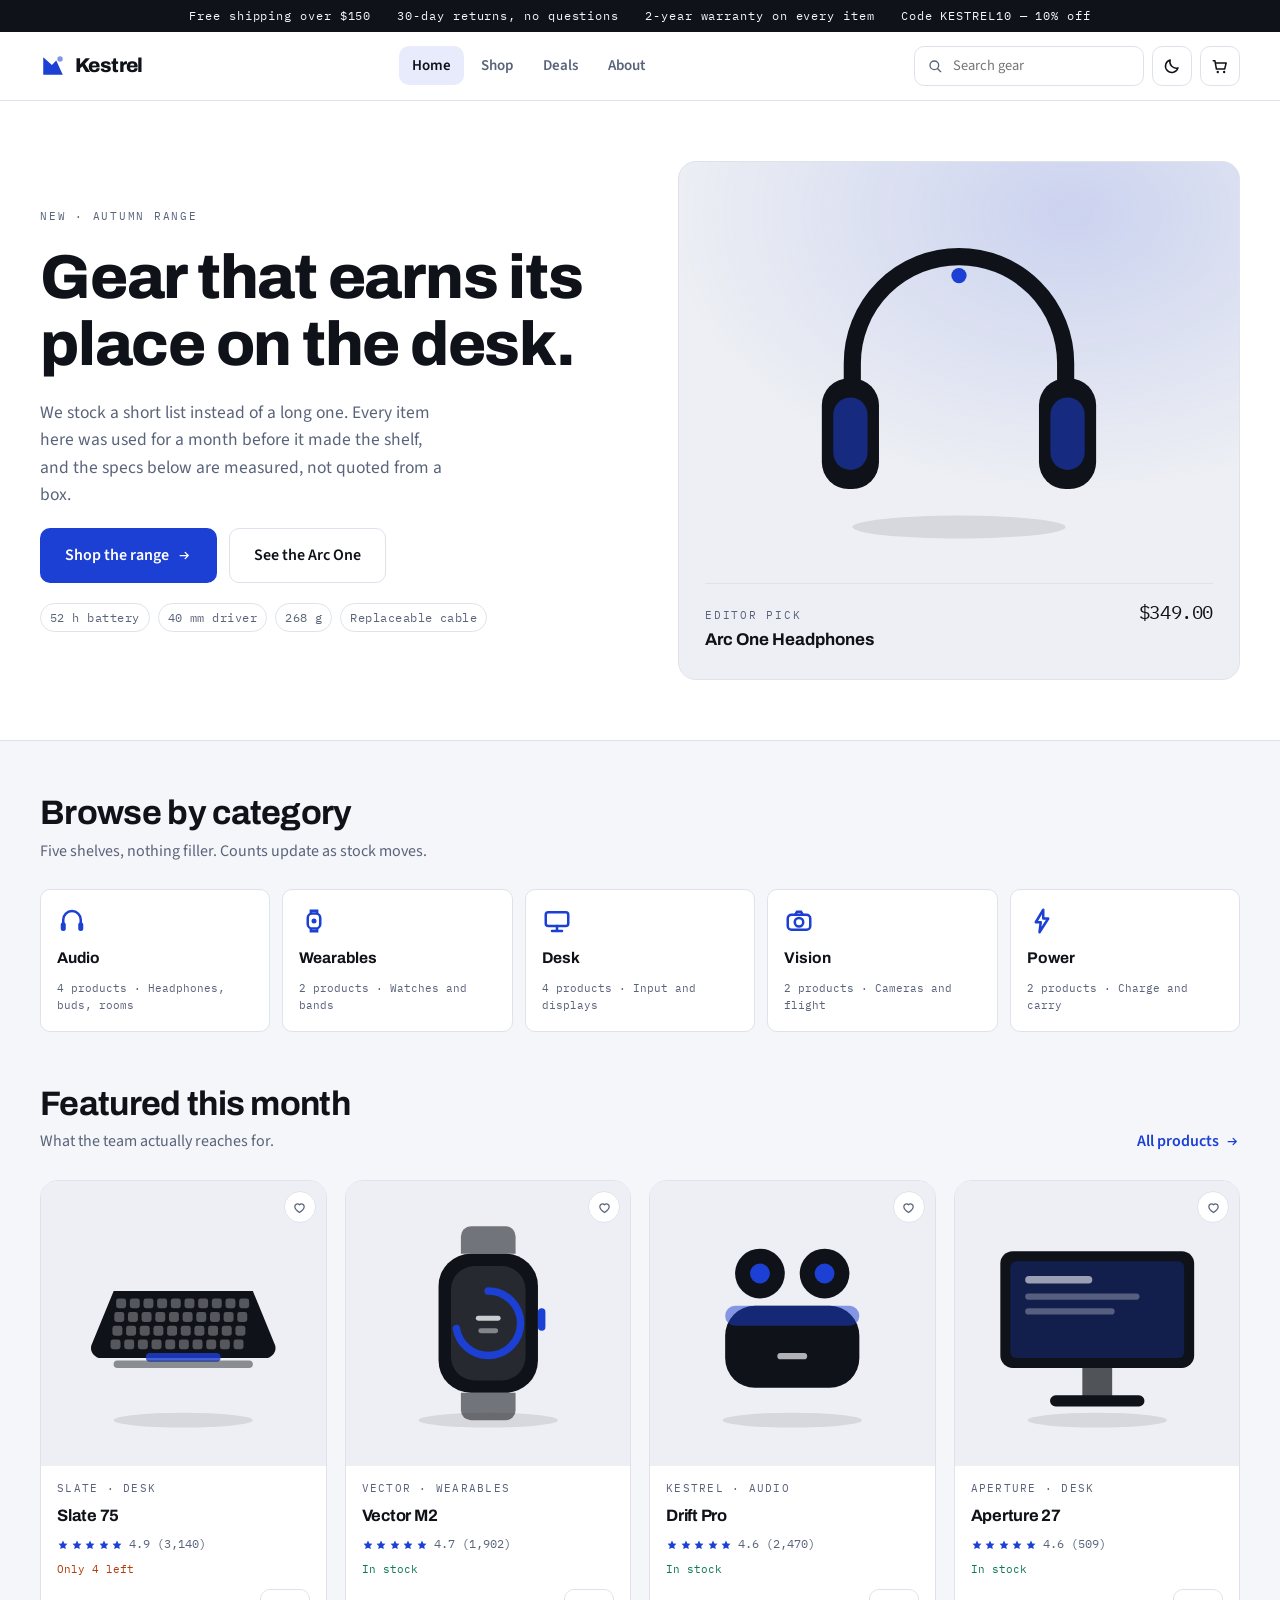
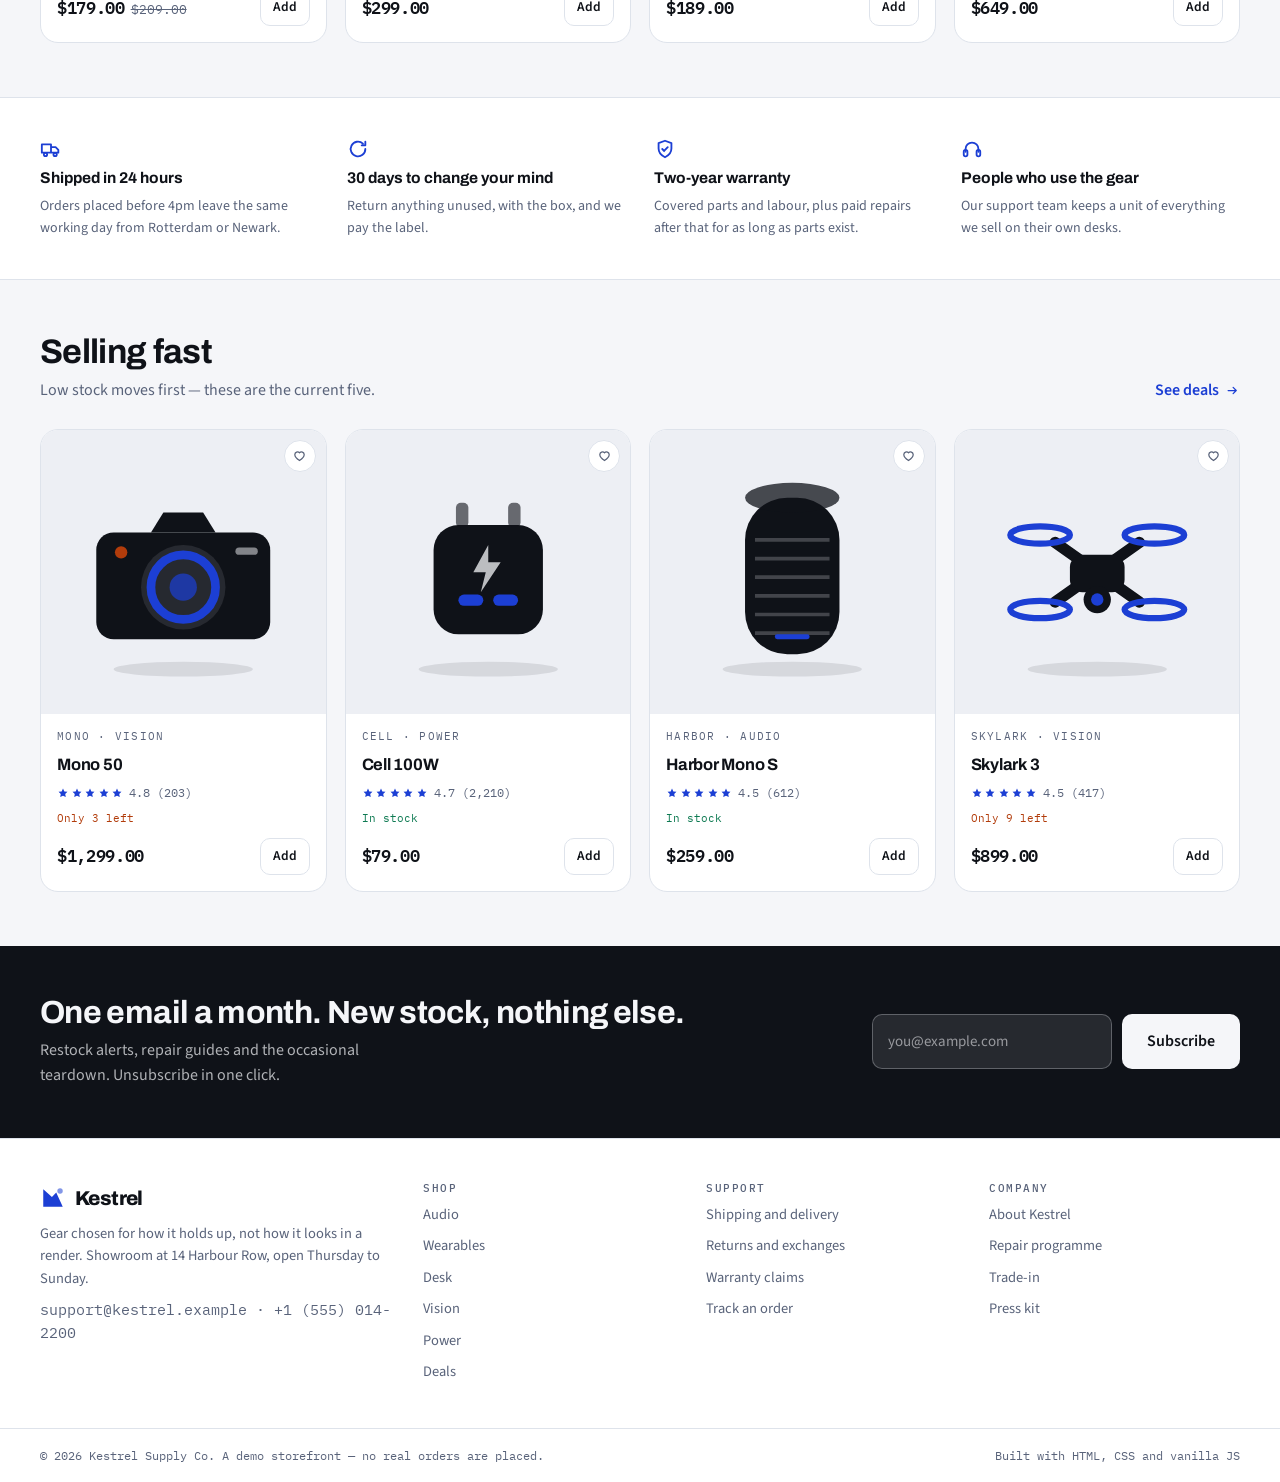
<file: index.html>
<!doctype html>
<html lang="en">
  <head>
    <meta charset="utf-8" />
    <meta name="viewport" content="width=device-width, initial-scale=1, viewport-fit=cover" />
    <title>Kestrel Supply Co.</title>
    <meta
      name="description"
      content="Kestrel — a demo storefront for audio, wearables, desk gear, cameras and power. Built with plain HTML, CSS and JavaScript."
    />
    <link rel="preconnect" href="https://fonts.googleapis.com" />
    <link rel="preconnect" href="https://fonts.gstatic.com" crossorigin />
    <link
      rel="stylesheet"
      href="https://fonts.googleapis.com/css2?family=Archivo:wght@600;700;800&family=Source+Sans+3:wght@400;600&family=IBM+Plex+Mono:wght@400;500&display=swap"
    />
    <link rel="stylesheet" href="css/styles.css" />
  </head>
  <body>
    <header class="site-header" id="header"></header>
    <main id="main"></main>
    <footer class="site-footer" id="footer"></footer>
    <div class="toasts" id="toasts" aria-live="polite"></div>
    <div id="overlay"></div>
    <script src="js/data.js"></script>
    <script src="js/app.js"></script>
  </body>
</html>
</file>
<file: css/styles.css>
/* Kestrel — layout: sticky header over a 1240px measured rail; full-bleed bands, content in a padded rail. */
:root {
  --paper: #F5F6F9;
  --surface: #FFFFFF;
  --surface-2: #EDEFF4;
  --ink: #0F1218;
  --ink-2: #59637A;
  --line: #DEE3EB;
  --accent: #1C3FD4;
  --accent-soft: #E7EBFC;
  --on-accent: #FFFFFF;
  --signal: #B23C0B;
  --ok: #0E7A52;
  --shadow: 0 1px 2px rgba(16, 20, 35, .06), 0 12px 28px -18px rgba(16, 20, 35, .35);
  --shadow-lift: 0 2px 4px rgba(16, 20, 35, .07), 0 26px 48px -26px rgba(16, 20, 35, .45);

  --display: "Archivo", "Helvetica Neue", Arial, sans-serif;
  --body: "Source Sans 3", -apple-system, "Segoe UI", Roboto, sans-serif;
  --mono: "IBM Plex Mono", ui-monospace, "SFMono-Regular", Consolas, monospace;

  --rail: 1240px;
  --r-sm: 6px;
  --r-md: 10px;
  --r-lg: 18px;
}
@media (prefers-color-scheme: dark) {
  :root:not([data-theme="light"]) {
    --paper: #0B0D12;
    --surface: #12151D;
    --surface-2: #1A1E28;
    --ink: #ECEFF4;
    --ink-2: #99A3B6;
    --line: #242A36;
    --accent: #7D9BFF;
    --accent-soft: #1A2140;
    --on-accent: #0B0D12;
    --signal: #F59368;
    --ok: #4FC38C;
    --shadow: 0 1px 2px rgba(0, 0, 0, .5), 0 14px 30px -18px rgba(0, 0, 0, .8);
    --shadow-lift: 0 2px 6px rgba(0, 0, 0, .55), 0 28px 54px -24px rgba(0, 0, 0, .9);
    color-scheme: dark;
  }
}
:root[data-theme="dark"] {
  --paper: #0B0D12;
  --surface: #12151D;
  --surface-2: #1A1E28;
  --ink: #ECEFF4;
  --ink-2: #99A3B6;
  --line: #242A36;
  --accent: #7D9BFF;
  --accent-soft: #1A2140;
  --on-accent: #0B0D12;
  --signal: #F59368;
  --ok: #4FC38C;
  --shadow: 0 1px 2px rgba(0, 0, 0, .5), 0 14px 30px -18px rgba(0, 0, 0, .8);
  --shadow-lift: 0 2px 6px rgba(0, 0, 0, .55), 0 28px 54px -24px rgba(0, 0, 0, .9);
  color-scheme: dark;
}

* { box-sizing: border-box; }
html, body { margin: 0; }
body {
  background: var(--paper);
  color: var(--ink);
  font-family: var(--body);
  font-size: 16px;
  line-height: 1.55;
  -webkit-font-smoothing: antialiased;
}
body::before {
  content: "";
  position: fixed;
  inset: 0 0 auto;
  height: env(safe-area-inset-top, 0px);
  z-index: 60;
  background: var(--surface);
}
img, svg { max-width: 100%; display: block; }
a { color: inherit; text-decoration: none; }
button { font: inherit; color: inherit; cursor: pointer; }
h1, h2, h3, h4 {
  font-family: var(--display);
  font-weight: 700;
  letter-spacing: -.02em;
  line-height: 1.08;
  text-wrap: balance;
  margin: 0;
}
p { margin: 0; }
:focus-visible { outline: 2px solid var(--accent); outline-offset: 3px; border-radius: 4px; }

.rail {
  width: 100%;
  max-width: var(--rail);
  margin-inline: auto;
  padding-left: max(20px, env(safe-area-inset-left, 0px));
  padding-right: max(20px, env(safe-area-inset-right, 0px));
}
.eyebrow {
  font-family: var(--mono);
  font-size: 11px;
  letter-spacing: .16em;
  text-transform: uppercase;
  color: var(--ink-2);
}
.price { font-family: var(--mono); font-variant-numeric: tabular-nums; letter-spacing: -.02em; }
.muted { color: var(--ink-2); }

/* ---------- buttons ---------- */
.btn {
  display: inline-flex;
  align-items: center;
  justify-content: center;
  gap: 8px;
  border: 1px solid transparent;
  border-radius: var(--r-md);
  padding: 11px 18px;
  font-weight: 600;
  font-size: 15px;
  background: var(--accent);
  color: var(--on-accent);
  transition: transform .14s ease, filter .14s ease, background .14s ease;
}
.btn:hover { filter: brightness(1.07); transform: translateY(-1px); }
.btn:active { transform: translateY(0); }
.btn--ghost { background: transparent; border-color: var(--line); color: var(--ink); }
.btn--ghost:hover { background: var(--surface-2); filter: none; }
.btn--quiet { background: var(--surface-2); color: var(--ink); }
.btn--block { width: 100%; }
.btn--lg { padding: 14px 24px; font-size: 16px; }
.btn[disabled] { opacity: .5; pointer-events: none; }

.chip {
  display: inline-flex;
  align-items: center;
  gap: 6px;
  font-family: var(--mono);
  font-size: 11.5px;
  letter-spacing: .04em;
  padding: 5px 9px;
  border-radius: 999px;
  border: 1px solid var(--line);
  background: var(--surface);
  color: var(--ink-2);
  white-space: nowrap;
}
.badge {
  position: absolute;
  top: 12px;
  left: 12px;
  font-family: var(--mono);
  font-size: 10.5px;
  letter-spacing: .1em;
  text-transform: uppercase;
  padding: 4px 8px;
  border-radius: var(--r-sm);
  background: var(--ink);
  color: var(--paper);
}
.badge--sale { background: var(--signal); color: #fff; }
.badge--new { background: var(--accent); color: var(--on-accent); }

/* ---------- header ---------- */
.site-header {
  position: sticky;
  top: env(safe-area-inset-top, 0px);
  z-index: 50;
  background: var(--surface);
  border-bottom: 1px solid var(--line);
}
.ticker {
  background: var(--ink);
  color: var(--paper);
  font-family: var(--mono);
  font-size: 11.5px;
  letter-spacing: .08em;
}
.ticker .rail { display: flex; gap: 26px; justify-content: center; padding-block: 7px; flex-wrap: wrap; }
.ticker span { white-space: nowrap; }
.header-bar {
  display: grid;
  grid-template-columns: auto 1fr auto;
  align-items: center;
  gap: 18px;
  padding-block: 14px;
}
.logo { display: flex; align-items: center; gap: 9px; font-family: var(--display); font-weight: 800; font-size: 20px; letter-spacing: -.03em; background: none; border: 0; padding: 0; }
.logo-mark { width: 26px; height: 26px; flex: none; color: var(--accent); }
.nav { display: flex; gap: 4px; justify-self: center; }
.nav button {
  background: none;
  border: 0;
  padding: 8px 13px;
  border-radius: var(--r-md);
  font-weight: 600;
  font-size: 15px;
  color: var(--ink-2);
  white-space: nowrap;
}
.nav button:hover { background: var(--surface-2); color: var(--ink); }
.nav button[aria-current="page"] { color: var(--ink); background: var(--accent-soft); }
.header-tools { display: flex; align-items: center; gap: 8px; }
.icon-btn {
  position: relative;
  display: grid;
  place-items: center;
  width: 40px;
  height: 40px;
  flex: none;
  border: 1px solid var(--line);
  border-radius: var(--r-md);
  background: var(--surface);
}
.icon-btn:hover { background: var(--surface-2); }
.icon-btn svg { width: 18px; height: 18px; }
.cart-count {
  position: absolute;
  top: -6px;
  right: -6px;
  min-width: 19px;
  height: 19px;
  padding: 0 5px;
  border-radius: 999px;
  background: var(--accent);
  color: var(--on-accent);
  font-family: var(--mono);
  font-size: 11px;
  display: grid;
  place-items: center;
}
.search {
  display: flex;
  align-items: center;
  gap: 8px;
  border: 1px solid var(--line);
  background: var(--surface);
  border-radius: var(--r-md);
  padding: 0 12px;
  height: 40px;
  min-width: 0;
  max-width: 300px;
  flex: 1;
}
.search:focus-within { border-color: var(--accent); }
.search svg { width: 16px; height: 16px; color: var(--ink-2); flex: none; }
.search input { border: 0; background: none; outline: none; font: inherit; font-size: 14.5px; color: inherit; width: 100%; min-width: 0; }

/* ---------- hero ---------- */
.hero { border-bottom: 1px solid var(--line); background: var(--surface); }
.hero .rail { display: grid; grid-template-columns: 1.05fr 1fr; gap: 48px; align-items: center; padding-block: 60px; }
.hero h1 { font-size: clamp(36px, 5.2vw, 62px); font-weight: 800; }
.hero-copy { display: grid; gap: 20px; justify-items: start; }
.hero-lede { font-size: 17.5px; color: var(--ink-2); max-width: 46ch; }
.hero-actions { display: flex; gap: 12px; flex-wrap: wrap; }
.hero-specs { display: flex; gap: 8px; flex-wrap: wrap; }
.hero-stage {
  position: relative;
  border-radius: var(--r-lg);
  border: 1px solid var(--line);
  background:
    radial-gradient(120% 90% at 70% 10%, color-mix(in srgb, var(--accent) 16%, transparent), transparent 60%),
    var(--surface-2);
  padding: 26px;
  display: grid;
  gap: 14px;
}
.hero-stage .stage-art { aspect-ratio: 4 / 3; max-width: 100%; display: grid; place-items: center; }
.hero-stage .stage-art svg { width: 100%; height: 100%; }
.stage-meta { display: flex; align-items: baseline; justify-content: space-between; gap: 12px; border-top: 1px solid var(--line); padding-top: 14px; }
.stage-meta strong { font-family: var(--display); font-size: 17px; }
.stage-meta .price { font-size: 19px; }

/* ---------- section scaffolding ---------- */
.section { padding-block: 54px; }
.section-head { display: flex; align-items: flex-end; justify-content: space-between; gap: 20px; margin-bottom: 26px; flex-wrap: wrap; }
.section-head h2 { font-size: clamp(25px, 3vw, 34px); }
.section-head p { color: var(--ink-2); max-width: 54ch; margin-top: 7px; }
.link-btn { background: none; border: 0; padding: 0; font-weight: 600; color: var(--accent); display: inline-flex; gap: 6px; align-items: center; }
.link-btn:hover { text-decoration: underline; }

/* ---------- category strip ---------- */
.cats { display: grid; grid-template-columns: repeat(5, minmax(0, 1fr)); gap: 12px; }
.cat {
  border: 1px solid var(--line);
  background: var(--surface);
  border-radius: var(--r-md);
  padding: 16px;
  display: grid;
  gap: 10px;
  text-align: left;
  transition: border-color .15s ease, transform .15s ease, box-shadow .15s ease;
}
.cat:hover { border-color: var(--accent); transform: translateY(-2px); box-shadow: var(--shadow); }
.cat svg { width: 30px; height: 30px; color: var(--accent); }
.cat strong { font-family: var(--display); font-size: 15.5px; }
.cat span { font-family: var(--mono); font-size: 11px; color: var(--ink-2); }

/* ---------- product grid ---------- */
.grid { display: grid; grid-template-columns: repeat(4, minmax(0, 1fr)); gap: 18px; }
.card {
  position: relative;
  display: flex;
  flex-direction: column;
  background: var(--surface);
  border: 1px solid var(--line);
  border-radius: var(--r-lg);
  overflow: hidden;
  min-width: 0;
  transition: transform .16s ease, box-shadow .16s ease, border-color .16s ease;
}
.card:hover { transform: translateY(-3px); box-shadow: var(--shadow-lift); border-color: color-mix(in srgb, var(--accent) 40%, var(--line)); }
.card-art {
  position: relative;
  aspect-ratio: 1 / 1;
  max-width: 100%;
  background: var(--surface-2);
  display: grid;
  place-items: center;
  padding: 18px;
  border: 0;
  width: 100%;
}
.card-art svg { width: 100%; height: 100%; }
.wish {
  position: absolute;
  top: 10px;
  right: 10px;
  width: 32px;
  height: 32px;
  border-radius: 999px;
  border: 1px solid var(--line);
  background: var(--surface);
  display: grid;
  place-items: center;
  color: var(--ink-2);
  z-index: 2;
}
.wish svg { width: 15px; height: 15px; }
.wish[aria-pressed="true"] { color: var(--signal); border-color: var(--signal); }
.card-body { display: grid; gap: 7px; padding: 14px 16px 16px; min-width: 0; }
.card-body .kicker { font-family: var(--mono); font-size: 10.5px; letter-spacing: .12em; text-transform: uppercase; color: var(--ink-2); }
.card-title { font-family: var(--display); font-size: 16.5px; font-weight: 700; letter-spacing: -.015em; text-align: left; background: none; border: 0; padding: 0; }
.card-title:hover { color: var(--accent); }
.rating { display: flex; align-items: center; gap: 6px; font-family: var(--mono); font-size: 12px; color: var(--ink-2); }
.stars { display: inline-flex; gap: 1.5px; color: var(--accent); }
.stars svg { width: 12px; height: 12px; }
.card-foot { display: flex; align-items: center; justify-content: space-between; gap: 10px; margin-top: 4px; }
.card-foot .price { font-size: 17px; font-weight: 600; }
.was { font-family: var(--mono); font-size: 12.5px; color: var(--ink-2); text-decoration: line-through; margin-left: 6px; }
.add-mini { border: 1px solid var(--line); background: var(--surface); border-radius: var(--r-md); padding: 7px 12px; font-size: 13.5px; font-weight: 600; white-space: nowrap; }
.add-mini:hover { background: var(--accent); color: var(--on-accent); border-color: var(--accent); }
.stock { font-family: var(--mono); font-size: 11px; color: var(--ok); }
.stock--low { color: var(--signal); }

/* ---------- value band ---------- */
.band { background: var(--surface); border-block: 1px solid var(--line); }
.band .rail { padding-block: 40px; display: grid; grid-template-columns: repeat(4, minmax(0, 1fr)); gap: 28px; }
.value { display: grid; gap: 6px; min-width: 0; }
.value svg { width: 22px; height: 22px; color: var(--accent); }
.value strong { font-family: var(--display); font-size: 15.5px; }
.value p { font-size: 14px; color: var(--ink-2); }

/* ---------- shop layout ---------- */
.shop { display: grid; grid-template-columns: 236px minmax(0, 1fr); gap: 34px; align-items: start; padding-block: 36px; }
.filters { display: grid; gap: 24px; position: sticky; top: 150px; align-content: start; }
.filter-group { display: grid; gap: 10px; }
.filter-group h3 { font-family: var(--mono); font-size: 11px; letter-spacing: .14em; text-transform: uppercase; color: var(--ink-2); font-weight: 500; }
.check { display: flex; align-items: center; gap: 9px; font-size: 14.5px; }
.check input { accent-color: var(--accent); width: 16px; height: 16px; }
.check .count { margin-left: auto; font-family: var(--mono); font-size: 11.5px; color: var(--ink-2); }
.range { display: grid; gap: 8px; }
.range input[type="range"] { width: 100%; accent-color: var(--accent); }
.range output { font-family: var(--mono); font-size: 12.5px; color: var(--ink-2); }
.shop-head { display: flex; align-items: center; justify-content: space-between; gap: 16px; flex-wrap: wrap; margin-bottom: 20px; }
.shop-head h1 { font-size: 28px; }
.shop-head .result-count { font-family: var(--mono); font-size: 12.5px; color: var(--ink-2); }
select {
  font: inherit;
  font-size: 14.5px;
  padding: 9px 12px;
  border-radius: var(--r-md);
  border: 1px solid var(--line);
  background: var(--surface);
  color: var(--ink);
}
.filter-toggle { display: none; }
.empty { border: 1px dashed var(--line); border-radius: var(--r-lg); padding: 48px 24px; text-align: center; display: grid; gap: 10px; justify-items: center; }

/* ---------- product detail ---------- */
.pdp { display: grid; grid-template-columns: 1.05fr 1fr; gap: 48px; padding-block: 32px; align-items: start; }
.crumbs { display: flex; gap: 8px; align-items: center; font-family: var(--mono); font-size: 11.5px; color: var(--ink-2); padding-top: 22px; flex-wrap: wrap; }
.crumbs button { background: none; border: 0; padding: 0; font: inherit; color: var(--accent); }
.gallery { display: grid; gap: 12px; position: sticky; top: 150px; min-width: 0; }
.gallery-main {
  aspect-ratio: 1 / 1;
  max-width: 100%;
  border-radius: var(--r-lg);
  border: 1px solid var(--line);
  background:
    radial-gradient(110% 80% at 65% 15%, color-mix(in srgb, var(--accent) 13%, transparent), transparent 62%),
    var(--surface-2);
  display: grid;
  place-items: center;
  padding: 40px;
}
.thumbs { display: grid; grid-template-columns: repeat(4, minmax(0, 1fr)); gap: 10px; }
.thumb { aspect-ratio: 1 / 1; max-width: 100%; border-radius: var(--r-md); border: 1px solid var(--line); background: var(--surface-2); padding: 12px; display: grid; place-items: center; }
.thumb[aria-pressed="true"] { border-color: var(--accent); box-shadow: inset 0 0 0 1px var(--accent); }
.pdp-info { display: grid; gap: 18px; min-width: 0; }
.pdp-info h1 { font-size: clamp(28px, 3.6vw, 40px); }
.pdp-price { display: flex; align-items: baseline; gap: 10px; flex-wrap: wrap; }
.pdp-price .price { font-size: 30px; font-weight: 600; }
.swatches { display: flex; gap: 10px; flex-wrap: wrap; }
.swatch { display: inline-flex; align-items: center; gap: 8px; border: 1px solid var(--line); background: var(--surface); border-radius: 999px; padding: 6px 13px 6px 7px; font-size: 14px; }
.swatch i { width: 16px; height: 16px; border-radius: 999px; border: 1px solid rgba(0, 0, 0, .18); }
.swatch[aria-pressed="true"] { border-color: var(--accent); background: var(--accent-soft); }
.qty { display: inline-flex; align-items: center; border: 1px solid var(--line); border-radius: var(--r-md); overflow: hidden; background: var(--surface); }
.qty button { width: 40px; height: 42px; background: none; border: 0; font-size: 17px; }
.qty button:hover { background: var(--surface-2); }
.qty output { width: 44px; text-align: center; font-family: var(--mono); font-variant-numeric: tabular-nums; }
.buy-row { display: flex; gap: 12px; flex-wrap: wrap; align-items: center; }
.specs { width: 100%; border-collapse: collapse; font-size: 14.5px; }
.specs th, .specs td { text-align: left; padding: 11px 0; border-bottom: 1px solid var(--line); vertical-align: top; }
.specs th { font-family: var(--mono); font-size: 11.5px; letter-spacing: .08em; text-transform: uppercase; color: var(--ink-2); font-weight: 500; width: 42%; }
.specs td { font-family: var(--mono); font-size: 13.5px; }
.tabs { display: flex; gap: 4px; border-bottom: 1px solid var(--line); overflow-x: auto; }
.tabs button { background: none; border: 0; padding: 11px 14px; font-weight: 600; font-size: 14.5px; color: var(--ink-2); border-bottom: 2px solid transparent; white-space: nowrap; }
.tabs button[aria-selected="true"] { color: var(--ink); border-bottom-color: var(--accent); }
.tab-panel { padding-top: 18px; display: grid; gap: 14px; font-size: 15.5px; color: var(--ink-2); max-width: 66ch; }
.tab-panel strong { color: var(--ink); }
.ship-list { display: grid; gap: 10px; padding: 0; margin: 0; list-style: none; }
.ship-list li { display: flex; gap: 10px; align-items: flex-start; }
.ship-list li::before { content: "—"; font-family: var(--mono); color: var(--accent); }

/* ---------- cart ---------- */
.cart-wrap { display: grid; grid-template-columns: minmax(0, 1fr) 340px; gap: 34px; padding-block: 32px; align-items: start; }
.lines { display: grid; gap: 12px; min-width: 0; }
.line {
  display: grid;
  grid-template-columns: 92px minmax(0, 1fr) auto;
  gap: 16px;
  align-items: center;
  border: 1px solid var(--line);
  background: var(--surface);
  border-radius: var(--r-md);
  padding: 12px;
}
.line-art { aspect-ratio: 1 / 1; max-width: 100%; border-radius: var(--r-sm); background: var(--surface-2); padding: 9px; display: grid; place-items: center; }
.line-meta { display: grid; gap: 4px; min-width: 0; }
.line-meta strong { font-family: var(--display); font-size: 15.5px; }
.line-meta .variant { font-family: var(--mono); font-size: 11.5px; color: var(--ink-2); }
.line-right { display: grid; gap: 8px; justify-items: end; }
.remove { background: none; border: 0; padding: 0; font-size: 13px; color: var(--ink-2); text-decoration: underline; }
.remove:hover { color: var(--signal); }
.summary { border: 1px solid var(--line); background: var(--surface); border-radius: var(--r-lg); padding: 20px; display: grid; gap: 14px; position: sticky; top: 150px; align-content: start; }
.summary h2 { font-size: 19px; }
.sum-row { display: flex; justify-content: space-between; gap: 12px; font-size: 14.5px; }
.sum-row span:last-child { font-family: var(--mono); font-variant-numeric: tabular-nums; }
.sum-total { border-top: 1px solid var(--line); padding-top: 13px; font-size: 18px; font-weight: 700; }
.sum-total span:last-child { font-size: 21px; }
.promo { display: flex; gap: 8px; }
.promo input { flex: 1; min-width: 0; font: inherit; font-size: 14px; padding: 9px 11px; border: 1px solid var(--line); border-radius: var(--r-md); background: var(--paper); color: inherit; }
.note { font-family: var(--mono); font-size: 11.5px; color: var(--ink-2); }

/* ---------- checkout ---------- */
.checkout { display: grid; grid-template-columns: minmax(0, 1fr) 340px; gap: 34px; padding-block: 32px; align-items: start; }
.checkout-main { display: grid; gap: 22px; min-width: 0; }
.steps { display: flex; gap: 18px; flex-wrap: wrap; }
.step { display: flex; align-items: center; gap: 8px; font-size: 14px; color: var(--ink-2); }
.step i { width: 22px; height: 22px; border-radius: 999px; border: 1px solid var(--line); display: grid; place-items: center; font-family: var(--mono); font-size: 11px; font-style: normal; }
.step[aria-current="step"] { color: var(--ink); font-weight: 600; }
.step[aria-current="step"] i { background: var(--accent); color: var(--on-accent); border-color: var(--accent); }
.form-grid { display: grid; grid-template-columns: 1fr 1fr; gap: 16px; }
.field { display: grid; gap: 6px; min-width: 0; }
.field--full { grid-column: 1 / -1; }
.field label { font-family: var(--mono); font-size: 11px; letter-spacing: .1em; text-transform: uppercase; color: var(--ink-2); }
.field input, .field select {
  font: inherit;
  font-size: 15px;
  padding: 11px 13px;
  border: 1px solid var(--line);
  border-radius: var(--r-md);
  background: var(--surface);
  color: var(--ink);
  width: 100%;
}
.field input:focus { border-color: var(--accent); outline: none; }
.pay-methods { display: grid; gap: 10px; }
.pay { display: flex; align-items: center; gap: 10px; border: 1px solid var(--line); border-radius: var(--r-md); padding: 13px; background: var(--surface); font-size: 15px; text-align: left; }
.pay[aria-pressed="true"] { border-color: var(--accent); background: var(--accent-soft); }
.pay .note { margin-left: auto; }
.confirm { display: grid; gap: 16px; justify-items: center; text-align: center; padding-block: 70px; }
.confirm-mark { width: 60px; height: 60px; border-radius: 999px; background: var(--ok); display: grid; place-items: center; color: #fff; }
.confirm-mark svg { width: 30px; height: 30px; }
.order-no { font-family: var(--mono); font-size: 13px; color: var(--ink-2); }

/* ---------- newsletter + footer ---------- */
.news { background: var(--ink); }
.news .rail { padding-block: 50px; display: grid; grid-template-columns: 1fr auto; gap: 28px; align-items: center; }
.news h2 { font-size: clamp(24px, 3vw, 32px); color: var(--paper); }
.news p { color: color-mix(in srgb, var(--paper) 70%, transparent); margin-top: 8px; max-width: 48ch; }
.news form { display: flex; gap: 10px; flex-wrap: wrap; }
.news input {
  font: inherit;
  font-size: 15px;
  padding: 13px 15px;
  border-radius: var(--r-md);
  border: 1px solid color-mix(in srgb, var(--paper) 28%, transparent);
  background: color-mix(in srgb, var(--paper) 10%, transparent);
  color: var(--paper);
  min-width: 240px;
}
.news input::placeholder { color: color-mix(in srgb, var(--paper) 55%, transparent); }
.news .btn { background: var(--paper); color: var(--ink); }
.site-footer { border-top: 1px solid var(--line); background: var(--surface); }
.site-footer .rail { padding-block: 44px; display: grid; grid-template-columns: 1.4fr repeat(3, minmax(0, 1fr)); gap: 32px; }
.fcol { display: grid; gap: 9px; align-content: start; min-width: 0; }
.fcol h4 { font-family: var(--mono); font-size: 11px; letter-spacing: .14em; text-transform: uppercase; color: var(--ink-2); font-weight: 500; }
.fcol a, .fcol p { font-size: 14.5px; color: var(--ink-2); }
.fcol a:hover { color: var(--accent); }
.legal { border-top: 1px solid var(--line); }
.legal .rail { padding-block: 18px; display: flex; justify-content: space-between; gap: 16px; flex-wrap: wrap; font-family: var(--mono); font-size: 11.5px; color: var(--ink-2); }

/* ---------- toast + drawer ---------- */
.toasts {
  position: fixed;
  z-index: 80;
  bottom: calc(18px + env(safe-area-inset-bottom, 0px));
  right: calc(18px + env(safe-area-inset-right, 0px));
  display: grid;
  gap: 10px;
  justify-items: end;
}
.toast {
  display: flex;
  align-items: center;
  gap: 10px;
  background: var(--ink);
  color: var(--paper);
  padding: 12px 16px;
  border-radius: var(--r-md);
  font-size: 14.5px;
  box-shadow: var(--shadow-lift);
  animation: rise .22s ease;
}
.toast svg { width: 16px; height: 16px; color: var(--ok); flex: none; }
@keyframes rise { from { opacity: 0; transform: translateY(8px); } }

.scrim { position: fixed; inset: 0; background: rgba(8, 10, 16, .5); z-index: 70; animation: fade .18s ease; border: 0; }
@keyframes fade { from { opacity: 0; } }
.drawer {
  position: fixed;
  top: 0;
  right: 0;
  bottom: 0;
  width: min(420px, 100%);
  z-index: 71;
  background: var(--paper);
  border-left: 1px solid var(--line);
  display: grid;
  grid-template-rows: auto 1fr auto;
  animation: slide .22s ease;
  padding-top: env(safe-area-inset-top, 0px);
  padding-bottom: env(safe-area-inset-bottom, 0px);
  padding-right: env(safe-area-inset-right, 0px);
}
@keyframes slide { from { transform: translateX(16px); opacity: .6; } }
.drawer-head { display: flex; align-items: center; justify-content: space-between; gap: 12px; padding: 18px 20px; border-bottom: 1px solid var(--line); }
.drawer-head h2 { font-size: 19px; }
.drawer-body { overflow: auto; padding: 16px 20px; display: grid; gap: 12px; align-content: start; }
.drawer-foot { border-top: 1px solid var(--line); padding: 18px 20px; display: grid; gap: 12px; background: var(--surface); }

@media (prefers-reduced-motion: reduce) {
  * { animation-duration: .01ms !important; transition-duration: .01ms !important; }
}

/* ---------- responsive ---------- */
@media (max-width: 1080px) {
  .grid { grid-template-columns: repeat(3, minmax(0, 1fr)); }
  .cats { grid-template-columns: repeat(3, minmax(0, 1fr)); }
  .hero .rail { gap: 34px; }
}
@media (max-width: 920px) {
  .header-bar { grid-template-columns: auto 1fr; row-gap: 12px; }
  .nav { grid-column: 1 / -1; justify-self: stretch; overflow-x: auto; }
  .search { max-width: none; }
  .hero .rail { grid-template-columns: 1fr; padding-block: 40px; }
  .hero-stage { order: -1; }
  .pdp, .cart-wrap, .checkout { grid-template-columns: 1fr; gap: 28px; }
  .gallery, .summary, .filters { position: static; }
  .band .rail { grid-template-columns: repeat(2, minmax(0, 1fr)); }
  .site-footer .rail { grid-template-columns: repeat(2, minmax(0, 1fr)); }
  .news .rail { grid-template-columns: 1fr; }
  .shop { grid-template-columns: 1fr; }
  .filter-toggle { display: inline-flex; }
  .filters[data-collapsed="true"] { display: none; }
}
@media (max-width: 660px) {
  .grid { grid-template-columns: repeat(2, minmax(0, 1fr)); }
  .cats { grid-template-columns: repeat(2, minmax(0, 1fr)); }
  .form-grid { grid-template-columns: 1fr; }
  .ticker .rail { gap: 14px; }
  .ticker span:nth-child(n+3) { display: none; }
  .card-foot { flex-wrap: wrap; }
  .line { grid-template-columns: 72px minmax(0, 1fr); }
  .line-right { grid-column: 1 / -1; justify-items: start; }
}
@media (max-width: 430px) {
  .grid { grid-template-columns: 1fr; }
  .site-footer .rail { grid-template-columns: 1fr; }
}
</file>
